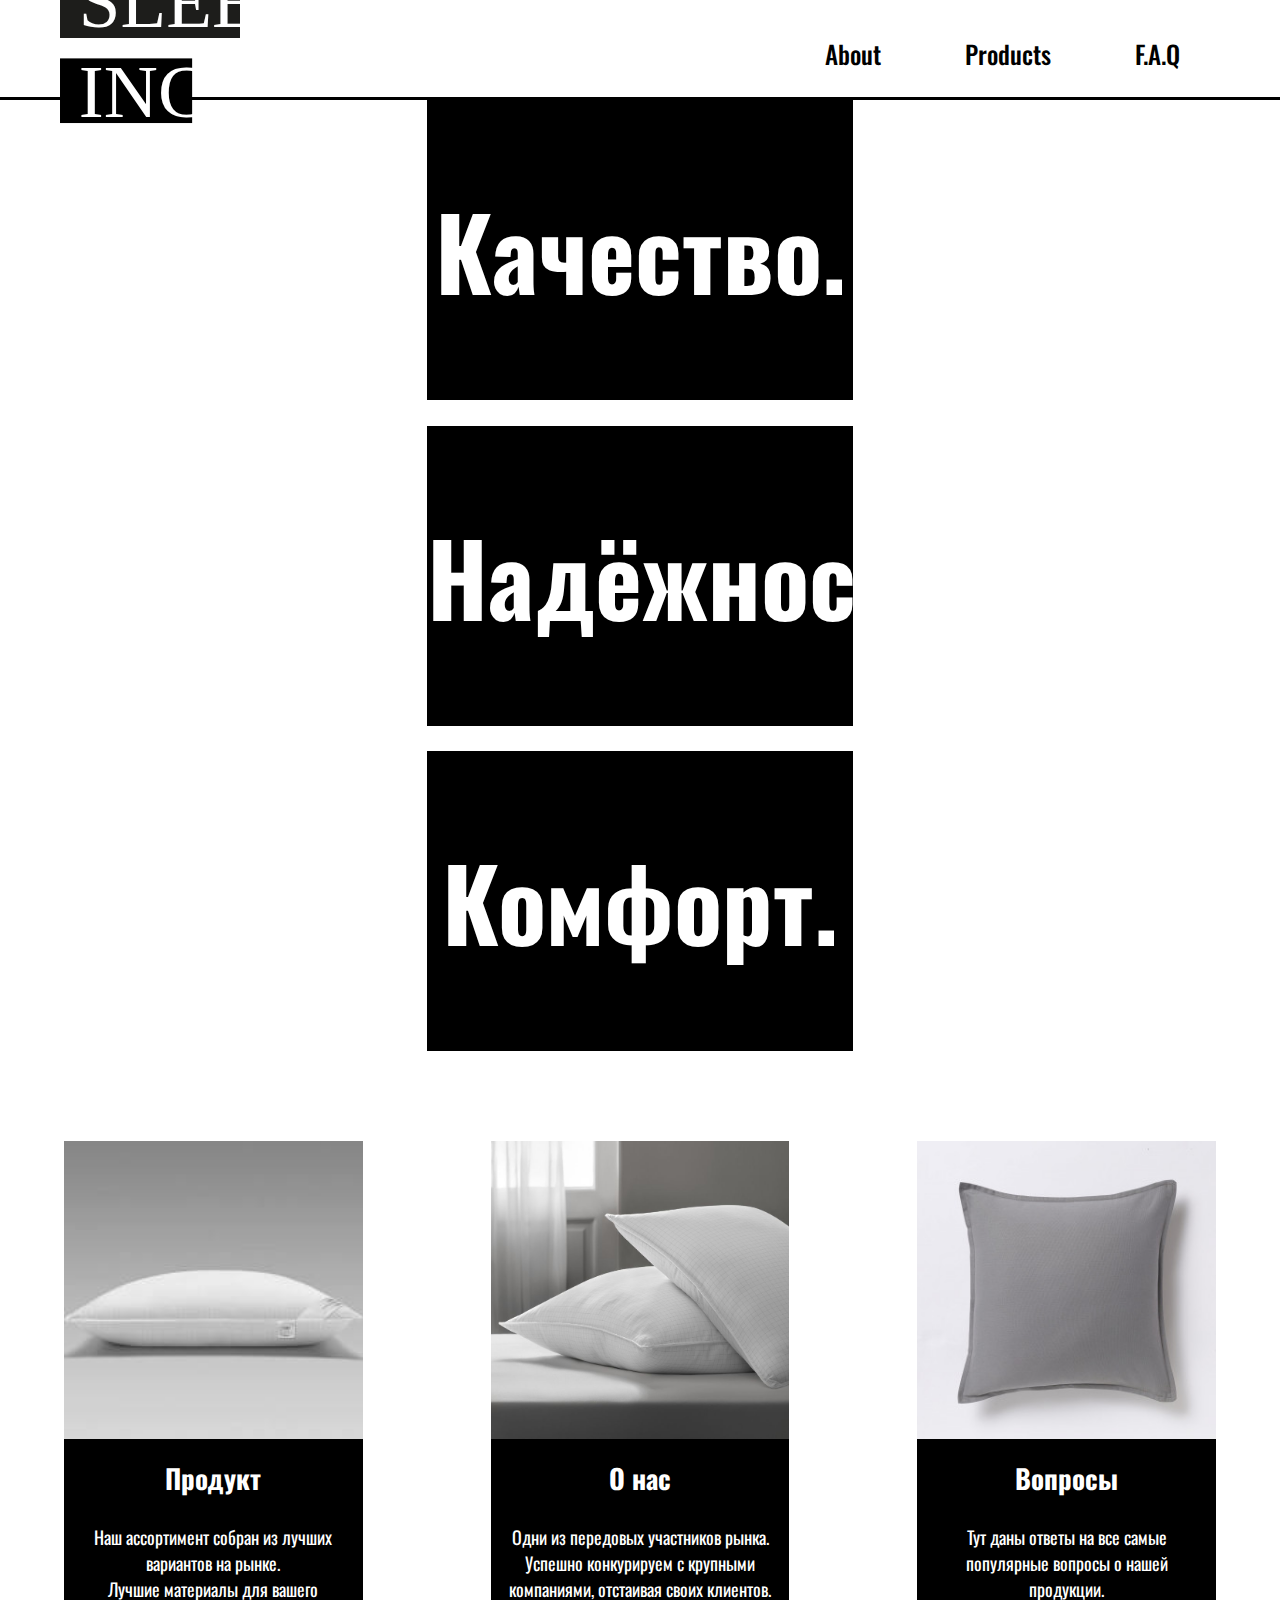
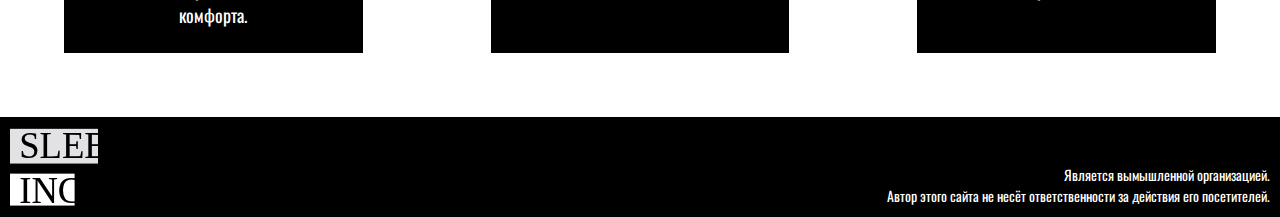
<file: index.html>
<!DOCTYPE html>
<html>
<head>
	<title></title>
	<link rel="stylesheet" href="style.css" >
	<link href="https://fonts.googleapis.com/css2?family=Oswald:wght@200;300&display=swap" rel="stylesheet">
	<link href="https://fonts.googleapis.com/css2?family=Cuprum&family=Open+Sans+Condensed:wght@300&family=Oswald:wght@200;300&display=swap" rel="stylesheet">
	<link href="https://fonts.googleapis.com/css2?family=Cuprum&family=Open+Sans+Condensed:wght@300&family=Oswald:wght@200;300&family=Roboto:wght@300&display=swap" rel="stylesheet">

</head>
<body>
	<div class="wrapper">
		<header>
			<a href="index.html">
            	<img src="img/подушки.svg" alt="logo" class="logo">
            </a>
            	<nav>
            		<ul class="url">
	            		<li><a href="about.html">About</a></li>
	            		<li><a href="ass.html">Products</a></li>
            			<li><a href="faq.html">F.A.Q</a></li>
            		</ul>
           		 </nav>
        </header>
        <div class="content">
        	<div class="anim">
        		<ul class="a_1">
	            		<li><h1>Качество.</h1></li>
	            		<li><h1>Надёжность.</h1></li>
            			<li><h1>Комфорт.</h1></li>

            	</ul>
        	</div>
        	<div class="var_i">

        		<div class="podushki_i">
        			<span class="descr_i">
        				<a href="ass.html">M o r e</a>
        			</span>
        			<img id="p1_i" src="img/37.jfif">
        			<div class="p_text">
        				<h2>Продукт</h2><br>
        				Наш ассортимент собран из лучших вариантов на рынке.<br>
        				Лучшие материалы для вашего комфорта.
        			</div>

        		</div>
        		<div class="about_i">
        			<span class="descr_i">
        				<a href="about.html">M o r e</a>
        			</span>
        			<img id="p2_i" src="img/3.jpg">
        			<div class="p_text">
        				<h2>О нас</h2><br>
        				Одни из передовых участников рынка.<br>
        				Успешно конкурируем с крупными компаниями, отстаивая своих клиентов.
        			</div>

        		</div>
        		<div class="faq_i">
        			<span class="descr_i">
        				<a href="faq.html">M o r e</a>
        			</span>
        			<img id="p3_i" src="img/4.jpg">
        			<div class="p_text">
        				<h2>Вопросы</h2><br>
        				Тут даны ответы на все самые популярные вопросы о нашей продукции.
        				
        			</div>
        		</div>

        	</div>
        </div>
        <footer>
        	<a href="index.html">
        	<img id="foot_pic" src="img/подушки.svg" alt="logo" class="logo">
        	</a>
        	<br>
        	
        	Является вымышленной организацией.<br>
        	Автор этого сайта не несёт ответственности за действия его посетителей.
        </footer>
	</div>
</body>
</html>
</file>
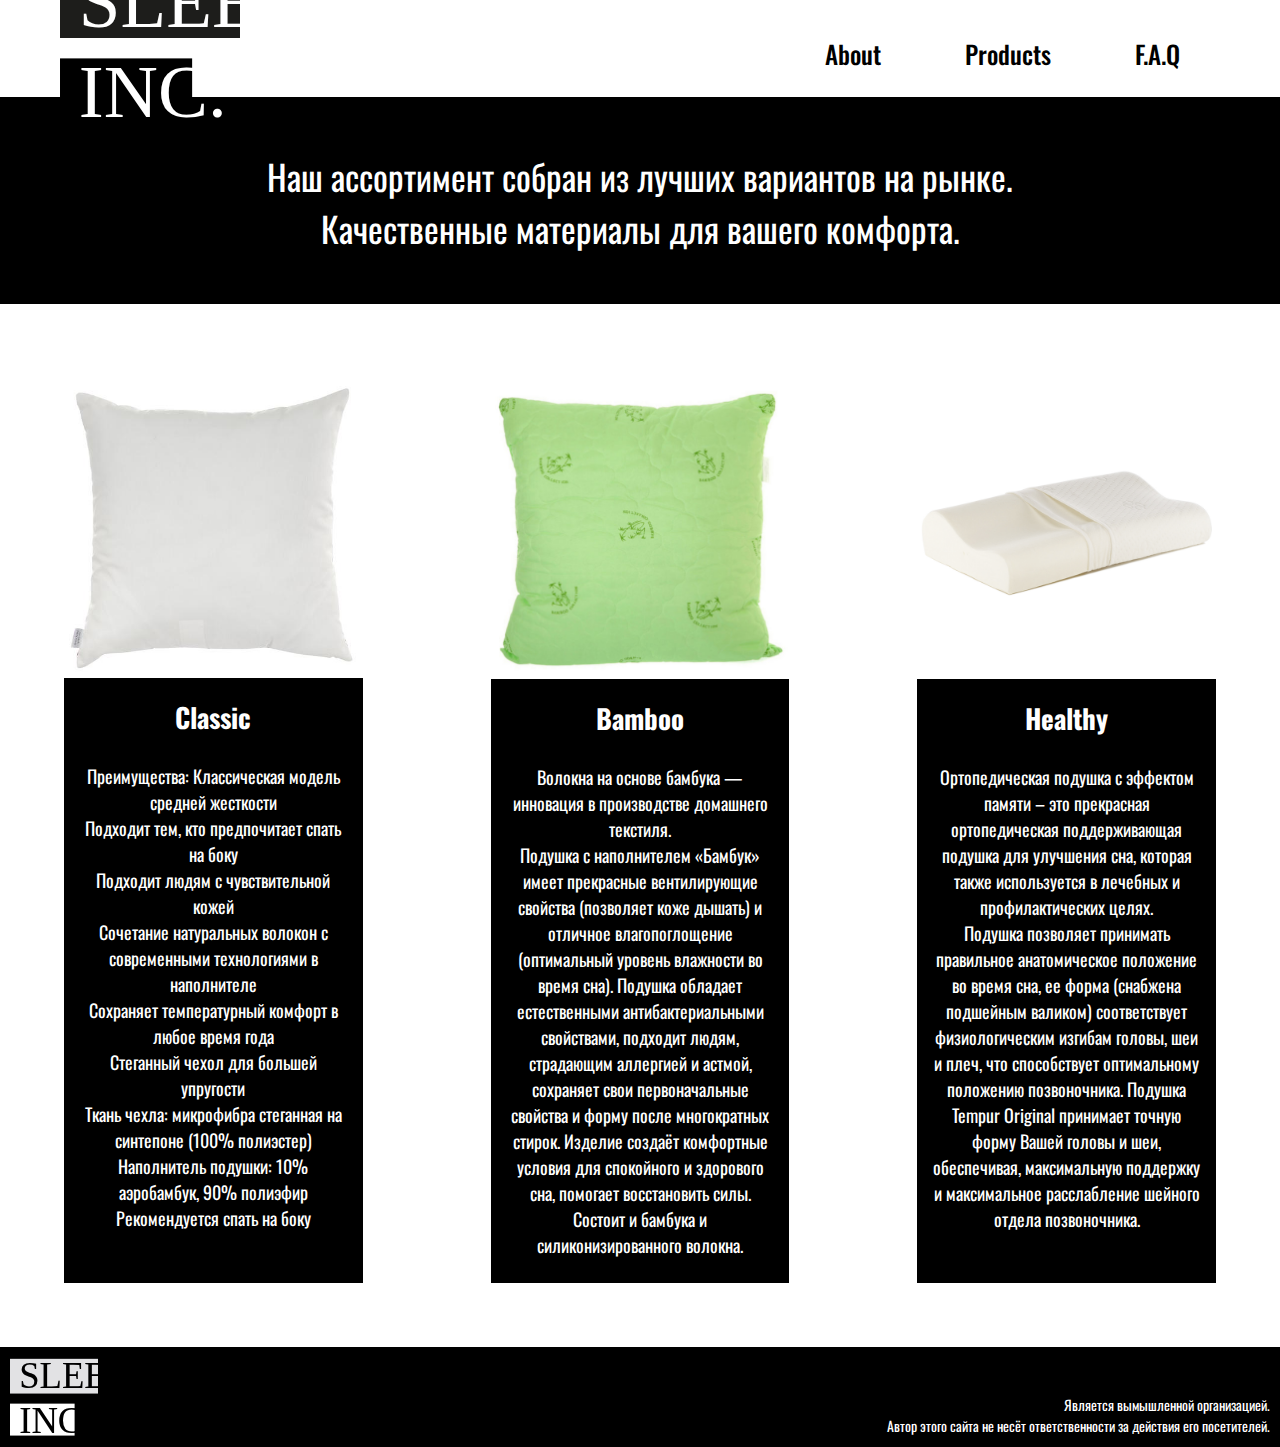
<file: ass.html>
<!DOCTYPE html>
<html>
<head>
	<title></title>
	<link rel="stylesheet" href="style.css" >
	<link href="https://fonts.googleapis.com/css2?family=Oswald:wght@200;300&display=swap" rel="stylesheet">
	<link href="https://fonts.googleapis.com/css2?family=Cuprum&family=Open+Sans+Condensed:wght@300&family=Oswald:wght@200;300&display=swap" rel="stylesheet">
	<link href="https://fonts.googleapis.com/css2?family=Cuprum&family=Open+Sans+Condensed:wght@300&family=Oswald:wght@200;300&family=Roboto:wght@300&display=swap" rel="stylesheet">

</head>
<body>
	<div class="wrapper">
		<header>
			<a href="index.html">
            	<img src="img/подушки.svg" alt="logo" class="logo">
            </a>
            	<nav>
            		<ul class="url">
	            		<li><a href="about.html">About</a></li>
	            		<li><a href="ass.html">Products</a></li>
            			<li><a href="faq.html">F.A.Q</a></li>
            		</ul>
           		 </nav>
        </header>
        <div class="content">
        	<div class="banner">
                Наш ассортимент собран из лучших вариантов на рынке.<br>
                Качественные материалы для вашего комфорта.   
            </div>
            <div class="tovar">

                <div class="classic">
                    <span class="descr_t">
                        <a href="error.html">Цена : 1000RUB</a>
                    </span>
                    <img id="p1_t" src="img/t_1.jpg">
                    <div class="p_text">
                        <h2>Classic</h2><br>
                        Преимущества:

Классическая модель средней жесткости<br>
Подходит тем, кто предпочитает спать на боку<br>
Подходит людям с чувствительной кожей<br>
Сочетание натуральных волокон с современными технологиями в наполнителе<br>
Сохраняет температурный комфорт в любое время года<br>
Стеганный чехол для большей упругости<br>

Ткань чехла: микрофибра стеганная на синтепоне (100% полиэстер)<br>
Наполнитель подушки: 10% аэробамбук, 90% полиэфир<br>

Рекомендуется спать на боку
                    </div>
                </div>
                <div class="bamboo">
                    <span class="descr_t">
                        <a href="error.html">Цена : 1500RUB</a>
                    </span>
                    <img id="p2_t" src="img/t_2.jpg">
                    <div class="p_text">
                        <h2>Bamboo</h2><br>
                        Волокна на основе бамбука — инновация в производстве домашнего текстиля.<br> Подушка с наполнителем «Бамбук» имеет прекрасные вентилирующие свойства (позволяет коже дышать) и отличное влагопоглощение (оптимальный уровень влажности во время сна). Подушка обладает естественными антибактериальными свойствами, подходит людям, страдающим аллергией и астмой, сохраняет свои первоначальные свойства и форму после многократных стирок. Изделие создаёт комфортные условия для спокойного и здорового сна, помогает восстановить силы.<br> 
                        Состоит и бамбука и силиконизированного волокна.
                    </div>

                </div>
                <div class="ortoped">
                    <span class="descr_t">
                        <a href="error.html">Цена : 3500RUB</a>
                    </span>
                    <img id="p3_t" src="img/t_3.jpg">
                    <div class="p_text">
                        <h2>Healthy</h2><br>
                        Ортопедическая подушка с эффектом памяти – это прекрасная ортопедическая поддерживающая подушка для улучшения сна, которая также используется в лечебных и профилактических целях.  <br>
                        Подушка позволяет принимать правильное анатомическое положение во время сна, ее форма (снабжена подшейным валиком) соответствует физиологическим изгибам головы, шеи и плеч, что способствует оптимальному положению позвоночника. Подушка Tempur Original принимает точную форму Вашей головы и шеи, обеспечивая, максимальную поддержку и максимальное расслабление шейного отдела позвоночника.                
                    </div>
                </div>

            </div>

        </div>
        <footer>
        	<a href="index.html">
        	<img id="foot_pic" src="img/подушки.svg" alt="logo" class="logo">
        	</a>
        	<br>
        	
        	Является вымышленной организацией.<br>
        	Автор этого сайта не несёт ответственности за действия его посетителей.
        </footer>
	</div>
</body>
</html>
</file>
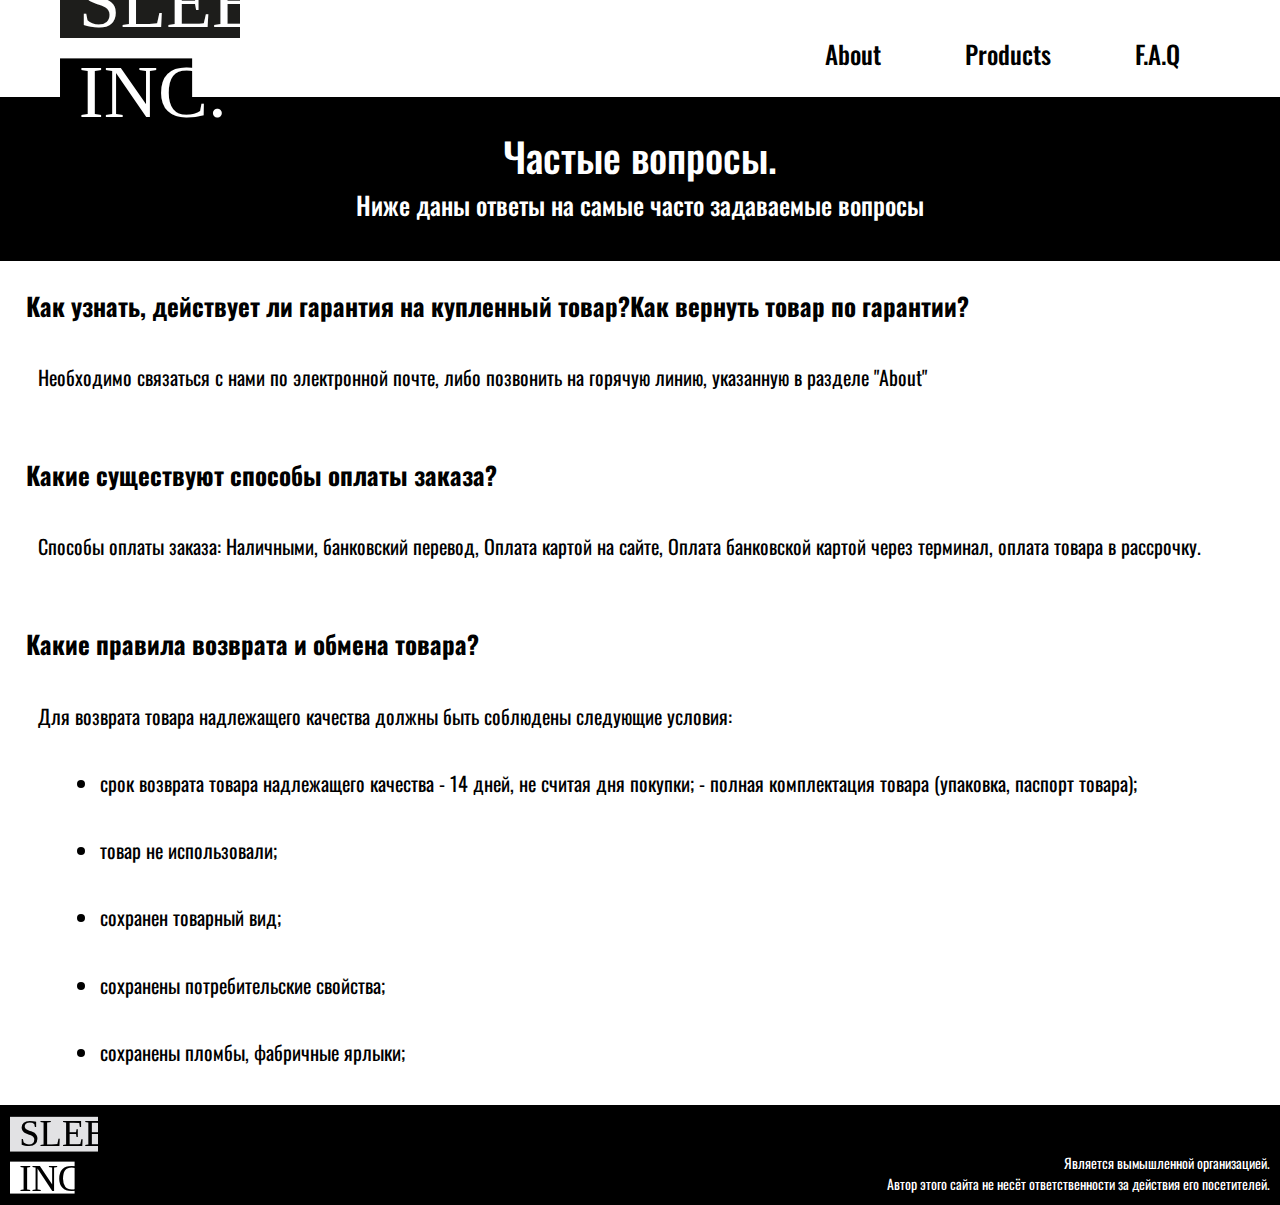
<file: faq.html>
<!DOCTYPE html>
<html>
<head>
	<title></title>
	<link rel="stylesheet" href="style.css" >
	<link href="https://fonts.googleapis.com/css2?family=Oswald:wght@200;300&display=swap" rel="stylesheet">
	<link href="https://fonts.googleapis.com/css2?family=Cuprum&family=Open+Sans+Condensed:wght@300&family=Oswald:wght@200;300&display=swap" rel="stylesheet">
	<link href="https://fonts.googleapis.com/css2?family=Cuprum&family=Open+Sans+Condensed:wght@300&family=Oswald:wght@200;300&family=Roboto:wght@300&display=swap" rel="stylesheet">

</head>
<body>
	<div class="wrapper">
		<header>
			<a href="index.html">
            	<img src="img/подушки.svg" alt="logo" class="logo">
            </a>
            	<nav>
            		<ul class="url">
	            		<li><a href="about.html">About</a></li>
	            		<li><a href="ass.html">Products</a></li>
            			<li><a href="faq.html">F.A.Q</a></li>
            		</ul>
           		 </nav>
        </header>
        <div class="content_f">
            <h1>Частые вопросы.</h1>
            <h3>Ниже даны ответы на самые часто задаваемые вопросы</h3>
        	<div class="faq">
                <div class="vopros">Как узнать, действует ли гарантия на купленный товар?Как вернуть товар по гарантии?
                </div>
                <div class="otvet">Необходимо связаться с нами по электронной почте, либо позвонить на горячую линию, указанную в разделе "About"</div>
                <div class="vopros">Какие существуют способы оплаты заказа?
                </div>
                <div class="otvet">Способы оплаты заказа:
Наличными, банковский перевод, Оплата картой на сайте, Оплата банковской картой через терминал, оплата товара в рассрочку. </div>
                <div class="vopros">Какие правила возврата и обмена товара?
                </div>
                <div class="otvet">Для возврата товара надлежащего качества должны быть соблюдены следующие условия:
                <ul>
                    <li> срок возврата товара надлежащего качества - 14 дней, не считая дня покупки; - полная комплектация товара (упаковка, паспорт товара);</li>
                    <li>товар не использовали; </li>
                    <li>сохранен товарный вид; </li>
                    <li>сохранены потребительские свойства; </li>
                    <li>сохранены пломбы, фабричные ярлыки;</li>
                </ul>
</div>
                
            </div>
        </div>
        <footer>
        	<a href="index.html">
        	<img id="foot_pic" src="img/подушки.svg" alt="logo" class="logo">
        	</a>
        	<br>
        	
        	Является вымышленной организацией.<br>
        	Автор этого сайта не несёт ответственности за действия его посетителей.
        </footer>
	</div>
</body>
</html>
</file>
<file: style.css>
*{
	box-sizing: border-box;
	margin: 0;
	padding: 0;
}

header li,a{
	font-family: 'Oswald', sans-serif;
	font-weight: 500;
	font-size: 25px;
	color: #000000;
	text-decoration: none;
}

header{
	display: flex;
	justify-content: space-between;
	align-items: center;
	padding: 30px;
	height: 100px;
	background-color: white;
	border-bottom: 3.5px solid black;

	

}


.logo{
	cursor: pointer;
margin-top: 20px;
margin-left: 10%;
margin-bottom: 7%;
float: left;
width: 60%;
}


.url{
	list-style: none;
	padding: 5px 30px;
	float: right;

}

.url li{
	display: inline-block;
	padding: 20px 40px;
	margin-top: 10px;
	
	border-radius: 10px;
	
}

.url li a{
	transition-duration: 0.3s;
	transition-timing-function: ease-out;
}

.url li a:hover {
	color:white ;
	font-size: 25.5px;
	background-color: black; 
	padding: 5px;

}

.var_i{
	display: flex;

z-index: 0;
animation-name: anim_size;
animation-duration: 3s;

}
.podushki_i{
	text-align: center;
	
	margin: 5%;
	width: 25%;
	background-color: black;
	color: white;
	position: relative;


}
#p1_i{
	width: 100%;
}
#p2_i{
	width: 100%;
}
#p3_i{
	width: 100%;
}
.about_i{
	text-align: center;
	margin: 5%;
	width: 25%;
	background-color: black;
	color: white;
	position: relative;

}
.faq_i{
	text-align: center;
	margin: 5%;
	width: 25%;
	background-color: black;
	color: white;
	position: relative;

}
.p_text{
	padding-top: 15px;
	padding-left: 15px;
	padding-right: 15px;
	padding-bottom: 25px;
	font-family: 'Cuprum', sans-serif;
	font-family: 'Open Sans Condensed', sans-serif;
	font-family: 'Oswald', sans-serif;
	font-size: 18px;
}
.p_text h2{
	font-family: 'Oswald', sans-serif;
}
.anim{
	margin: 0;
	min-width: 100%;
	min-height: 100%;
	
}
.anim ul{
	
	font-family: 'Oswald', sans-serif;
	text-align: center;
	line-height: 3;
	font-size: 50px;
	
}
.anim li{
	margin-top: 0;
	margin-bottom: 2%;
	margin-left: 33.33333333333333%;
	margin-right: 33.33333333333333%;
	background-color: black;
	color: white;
	animation-name: anim_i;
	animation-duration: 3s;
	animation-timing-function: ease-in-out;
	animation-iteration-count: 1;
	animation-fill-mode: forwards;
}
@keyframes anim_i{
	0%{
	
		text-align: center;
		font-size: 30px;
		margin-bottom: 6%;
		margin-left: 33.33333333333333%;
		margin-right: 33.33333333333333%;
	}
	20%{
		text-align: center;
		font-size: 30px;
		margin-bottom: 0%;
		margin-left: 33.33333333333333%;
		margin-right: 33.33333333333333%;

	}
	70%{
		color: white;
		text-align: center;
		font-size: 30px;
		margin-left: 0;
		margin-right: 0;
		margin-bottom: 0;
	}
	
	100%{
		color: black;
		text-align: center;
		margin-left: 0;
		margin-right: 0;
		margin-bottom: 0;
		font-size: 0;
	}
} 	
@keyframes anim_size{
	0%{
		margin-top: 10%;
	}
	70%{
		margin-top: 10%;
	}
	100%{
		margin-top: 0%;
	}
}

.descr_i{
	font-family: 'Oswald', sans-serif;
	position: absolute;
	top: 0;
	left:0;
	width: 100%;
	height: 100%;
	background-color: rgba(0,0,0,0.5);
	text-align: center;
	padding-top: 140px;
	opacity: 0;
	transition: all .25s;
}
.faq_i:hover .descr_i{
	opacity: 1;
}
.about_i:hover .descr_i{
	opacity: 1;
}
.podushki_i:hover .descr_i{
	opacity: 1;
}

.var_i a{

	padding: 15px;
background-color: black;
	font-size: 22px;
	transition-duration: 0.25s;
	transition-timing-function: ease-out;
	text-align: center;

	color: white;
}
.var_i a:hover{
	background-color: white;
	color: black;
	font-size: 24px;


}

footer{
	margin: 0;
	background-color: black;
	width: 100%;
	height: 100px;
	color: white;
	font-family: 'Oswald', sans-serif;
	text-align: right;
	padding: 10px;
	font-size: 14px;
	display: block;
}
#foot_pic{
	width: 7%;
	filter: invert(100%);
	margin: 0;	
}
.banner{
	width: 100%;
	text-align: center;
	font-family: 'Oswald', sans-serif;
	height: 45%;
	font-size: 35px;
	background-color: black;
	color: white;
	padding: 50px;
	margin-bottom: 1%;
}
.tovar{
	display: flex;
}
.classic{
	text-align: center;
	margin: 5%;
	width: 25%;
	background-color: black;
	color: white;
	position: relative;

}
#p1_t{
	width: 100%;
}
#p2_t{
	width: 100%;
}
#p3_t{
	width: 100%;
}
.bamboo{
	text-align: center;
	margin: 5%;
	width: 25%;
	background-color: black;
	color: white;
	position: relative;

}
.ortoped{
	text-align: center;
	margin: 5%;
	width: 25%;
	background-color: black;
	color: white;
	position: relative;
}
.p_text{
	padding-top: 15px;
	padding-left: 15px;
	padding-right: 15px;
	padding-bottom: 25px;
	font-family: 'Cuprum', sans-serif;
	font-family: 'Open Sans Condensed', sans-serif;
	font-family: 'Oswald', sans-serif;
	font-size: 18px;
}
.p_text h2{
	font-family: 'Oswald', sans-serif;
}
.descr_t{
	font-family: 'Oswald', sans-serif;
	position: absolute;
	top: 0;
	left:0;
	width: 100%;
	height: 100%;
	background-color: rgba(0,0,0,0.5);
	text-align: center;
	padding-top: 140px;
	opacity: 0;
	transition: all .25s;
}
.ortoped:hover .descr_t{
	opacity: 1;
}
.bamboo:hover .descr_t{
	opacity: 1;
}
.classic:hover .descr_t{
	opacity: 1;
}


.tovar a{

	padding: 15px;
background-color: black;
	font-size: 22px;
	transition-duration: 0.25s;
	transition-timing-function: ease-out;
	text-align: center;

	color: white;
}
.tovar a:hover{
	background-color: white;
	color: black;
	font-size: 24px;
}
.error{
	text-align: center;
}
.about_a{
	width: 100%;
	text-align: center;
	font-family: 'Oswald', sans-serif;
	height: 30%;
	font-size: 30px;
	background-color: black;
	color: white;
	padding: 50px;
	margin-bottom: 1%;
}
.contact{
	width: 100%;
	text-align: center;
	font-family: 'Oswald', sans-serif;
	height: 45%;
	font-size: 35px;
	background-color: white;
	color: black;
	padding: 50px;
	margin-bottom: 5%;
}
.content_f h3{
	text-align: center;
	font-family: 'Oswald', sans-serif;
	font-weight: 500;
	font-size: 25px;
	padding-bottom: 3%;
	background-color: black;
	color: white;
}
.content_f h1{
	text-align: center;
	font-family: 'Oswald', sans-serif;
	font-weight: 500;
	font-size: 40px;
	padding-top: 2%;
	background-color: black;
	color: white;
}
.vopros{
		font-family: 'Oswald', sans-serif;
		font-size: 25px;
		padding-left: 2%;
		padding-top: 2%;
		margin-bottom: 1%;
		font-weight: bolder;

}
.otvet{
		font-family: 'Oswald', sans-serif;
		font-size: 20px;
		padding-left: 3%;
		padding-top: 2%;
		margin-bottom: 3%;
			font-weight: normal;

}
.otvet li{
	font-family: 'Oswald', sans-serif;
		font-size: 20px;
		margin-left: 5%;
		
		margin-bottom: 3%;
}
.otvet ul{
	margin-top: 3%;
}
</file>
